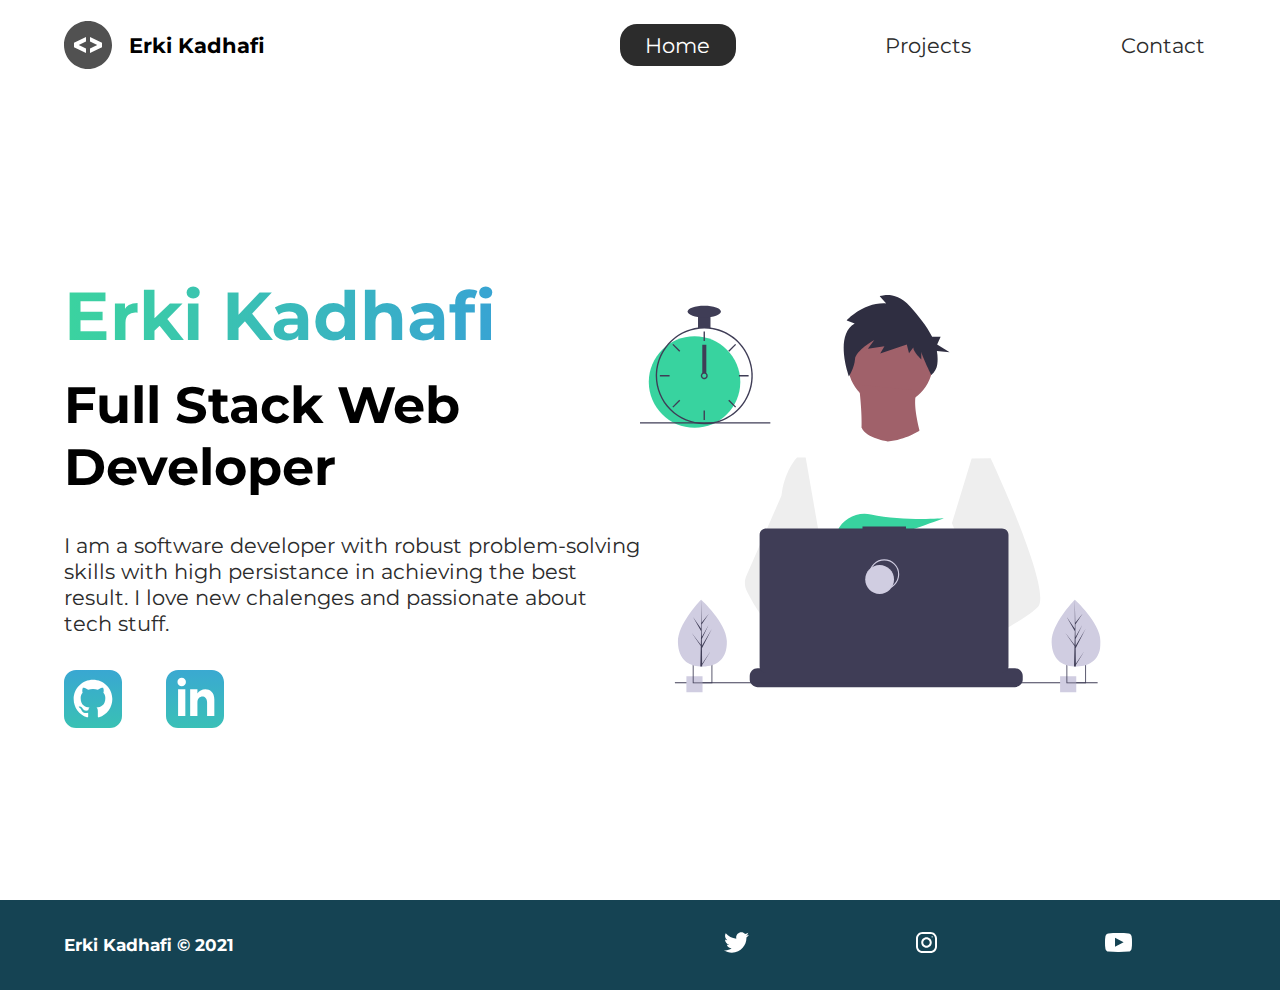
<file: index.html>
<!DOCTYPE html>
<html lang="en">
    <head>
        <meta charset="UTF-8" />
        <meta name="viewport" content="width=device-width, initial-scale=1.0" />
        <meta http-equiv="X-UA-Compatible" content="ie=edge" />
        <meta name="robots" content="index,follow" />
        <link
            href="https://fonts.googleapis.com/css?family=Montserrat:400,500&display=swap"
            rel="stylesheet"
        />
        <link rel="stylesheet" href="./styles/style.css" />
        <title>Erki | Web Developer</title>
    </head>
    <body>
        <header class="main-head">
            <nav>
                <div class="logo">
                    <img src="icons/code.svg" alt="logo" />
                    <h1>Erki Kadhafi</h1>
                </div>
                <ul>
                    <li><a href="/" class="active">Home</a></li>
                    <li><a href="./projects/">Projects</a></li>
                    <li><a href="./contact/">Contact</a></li>
                </ul>
            </nav>
        </header>
        <section class="intro">
            <div class="intro-text">
                <h2>Erki Kadhafi</h2>
                <h3>
                    Full Stack Web <br />
                    Developer
                </h3>
                <p>
                    I am a software developer with robust problem-solving skills
                    with high persistance in achieving the best result. I love
                    new chalenges and passionate about tech stuff.
                </p>
                <div class="intro-social">
                    <a href="https://github.com/ErkiKadhafi/"
                        ><img src="./icons/github.svg" alt="github-social-link"
                    /></a>
                    <a href="https://www.linkedin.com/in/erkikadhafi/"
                        ><img
                            src="./icons/linked-in.svg"
                            alt="linkedin-social-link"
                    /></a>
                </div>
            </div>
            <div class="intro-images">
                <svg
                    width="799"
                    height="690"
                    viewBox="0 0 799 690"
                    fill="none"
                    xmlns="http://www.w3.org/2000/svg"
                >
                    <g
                        id="undraw_dev_productivity_umsq (1) 1"
                        clip-path="url(#clip0)"
                    >
                        <path
                            id="Vector"
                            d="M516.92 624.636C516.92 624.636 512.16 626.266 504.42 628.576C487.31 633.706 455.65 642.216 428.82 643.916C405.72 645.396 386.2 641.836 382.63 626.766C381.1 620.286 383.27 614.956 388 610.576C402.12 597.486 439 592.796 468.25 591.186C476.51 590.736 484.15 590.526 490.51 590.446C501.31 590.306 508.39 590.526 508.39 590.526L508.56 591.186L516.92 624.636Z"
                            fill="#A0616A"
                        />
                        <path
                            id="Vector_2"
                            d="M436.99 672.586C418.61 695.346 342.73 647.666 316.19 629.886C310.41 626.016 306.97 623.566 306.97 623.566L331.25 591.186L338.94 580.936C338.94 580.936 345.82 584.586 355.99 590.526C356.36 590.746 356.73 590.966 357.11 591.186C365.88 596.336 376.89 603.066 388 610.576C403.33 620.946 418.83 632.776 428.82 643.916C438.59 654.806 443.08 665.036 436.99 672.586Z"
                            fill="#A0616A"
                        />
                        <g id="me">
                            <path
                                id="Vector_3"
                                d="M434.672 191.952C475.283 191.607 507.926 158.406 507.582 117.795C507.237 77.1832 474.036 44.5403 433.425 44.8847C392.813 45.2291 360.17 78.4303 360.515 119.042C360.859 159.653 394.06 192.296 434.672 191.952Z"
                                fill="#A0616A"
                            />
                            <path
                                id="Vector_4"
                                d="M379.477 155.65C379.477 155.65 394.216 259.972 373.002 271.875C351.787 283.779 499.929 283.588 499.929 283.588C499.929 283.588 466.124 193.284 480.809 165.449L379.477 155.65Z"
                                fill="#A0616A"
                            />
                            <path
                                id="Vector_5"
                                d="M608.101 283.199L596.257 339.402L571.214 458.308L570.49 464.815L562.138 540.138L556.582 590.177L552.857 623.79C528.584 636.526 510.988 645.326 510.988 645.326C510.988 645.326 509.404 637.719 506.871 627.99C489.805 633.265 458.218 642.043 431.404 643.97C441.266 654.777 445.842 664.969 439.817 672.57C421.63 695.485 345.349 648.45 318.659 630.896C318.077 635.158 317.879 639.464 318.068 643.762L297.626 628.314L299.331 592.359L302.206 531.522L305.819 455.229C304.448 451.975 303.294 448.634 302.364 445.228C295.956 423.161 288.032 379.057 281.928 342.067C277.016 312.298 273.302 287.138 272.517 281.785C272.411 281.086 272.358 280.726 272.358 280.726L384.363 230.094C392.509 248.556 429.865 253.809 429.865 253.809C460.756 251.417 484.847 234.913 484.847 234.913L608.101 283.199Z"
                                fill="white"
                            />
                            <path
                                id="Vector_6"
                                d="M372.285 49.3811L358.49 43.9934C358.49 43.9934 386.969 12.1 426.99 14.513L415.635 2.22366C415.635 2.22366 443.04 -9.01799 468.283 19.6674C481.553 34.7467 496.908 52.4737 506.557 72.5077L521.281 72.3829L515.251 85.9663L536.874 99.3152L514.777 97.0719C516.155 104.471 516.421 112.034 515.566 119.511C514.683 126.991 510.928 133.835 505.094 138.598V138.598C505.094 138.598 487.743 103.449 487.696 97.9443L487.813 111.705C487.813 111.705 473.959 99.4371 473.889 91.1807L466.471 100.877L462.593 85.7717L416.475 101.301L423.87 88.8526L395.157 93.2246L406.278 77.9923C406.278 77.9923 373.932 96.1568 372.811 111.304C371.689 126.452 362.299 140.875 362.299 140.875C362.299 140.875 336.213 70.3294 372.285 49.3811Z"
                                fill="#2F2E41"
                            />
                            <path
                                id="Vector_7"
                                d="M690.215 540.422C682.794 548.605 664.338 560.992 641.951 574.422C633.623 579.413 624.757 584.559 615.71 589.676C594.122 601.889 571.514 614.001 552.857 623.79C528.584 636.526 510.988 645.326 510.988 645.326C510.988 645.326 509.403 637.719 506.871 627.99C503.48 614.968 498.397 598.141 493.184 590.715C493.002 590.456 492.82 590.218 492.638 589.979C491.121 588.022 489.601 586.885 488.112 586.897L562.138 540.138L594.127 519.926L570.489 464.814L540.842 395.683L557.908 339.727L575.062 283.479L608.101 283.199C608.101 283.199 619.243 306.985 633.514 340.166C635.647 345.128 637.851 350.299 640.096 355.64C669.469 425.394 706.176 522.836 690.215 540.422Z"
                                fill="#EEEEEE"
                            />
                            <path
                                id="Vector_8"
                                d="M358.123 591.2C355.41 591.212 352.702 591.456 350.029 591.928C327.074 596.073 320.47 616.94 318.659 630.896C318.077 635.158 317.879 639.464 318.068 643.761L297.626 628.314L290.178 622.687C272.316 616.628 256.353 605.733 242.483 592.84C230.449 581.456 219.634 568.849 210.213 555.223C200.831 541.793 192.448 527.692 185.134 513.034C183.094 508.943 181.977 504.454 181.864 499.884C181.751 495.314 182.644 490.775 184.48 486.588L209.154 430.327L245.218 348.098C245.471 346.146 245.752 344.237 246.059 342.371C252.995 300.511 272.367 281.786 272.367 281.786L287.286 281.659L297.778 341.932L310.813 416.815L302.364 445.227L282.839 510.845L302.205 531.522L358.123 591.2Z"
                                fill="#EEEEEE"
                            />
                        </g>
                        <path
                            id="Vector_9"
                            d="M372.877 415.806L385.631 430.686C390.37 429.783 395.319 428.721 400.416 427.529L396.752 415.806L405.71 426.256C459.707 412.975 526.637 387.155 526.637 387.155C526.637 387.155 454.379 392.453 400.428 380.666C376.558 375.451 351.998 387.284 342.202 409.668C336.508 422.679 337.403 433.951 357.596 433.951C364.419 433.835 371.223 433.195 377.949 432.037L372.877 415.806Z"
                            fill="#38D39F"
                        />
                        <path
                            id="Vector_10"
                            d="M663.65 660.386V666.456C663.654 668.122 663.345 669.774 662.74 671.326C662.472 672.018 662.147 672.687 661.77 673.326C660.578 675.326 658.887 676.983 656.862 678.133C654.838 679.283 652.549 679.887 650.22 679.886H203.67C201.342 679.887 199.053 679.283 197.028 678.133C195.003 676.983 193.312 675.326 192.12 673.326C191.743 672.687 191.419 672.018 191.15 671.326C190.546 669.774 190.237 668.122 190.24 666.456V660.386C190.24 658.622 190.587 656.876 191.262 655.246C191.936 653.616 192.926 652.136 194.173 650.888C195.42 649.641 196.901 648.652 198.53 647.977C200.16 647.302 201.906 646.955 203.67 646.956H229.41V644.126C229.41 644.052 229.425 643.979 229.453 643.911C229.481 643.843 229.522 643.782 229.574 643.73C229.626 643.678 229.688 643.636 229.756 643.608C229.824 643.58 229.897 643.566 229.97 643.566H243.4C243.474 643.566 243.547 643.58 243.615 643.608C243.683 643.636 243.745 643.678 243.797 643.73C243.849 643.782 243.89 643.843 243.918 643.911C243.946 643.979 243.96 644.052 243.96 644.126V646.956H252.35V644.126C252.35 644.052 252.365 643.979 252.393 643.911C252.421 643.843 252.462 643.782 252.514 643.73C252.566 643.678 252.628 643.636 252.696 643.608C252.764 643.58 252.837 643.566 252.91 643.566H266.34C266.414 643.566 266.487 643.58 266.555 643.608C266.623 643.636 266.684 643.678 266.736 643.73C266.789 643.782 266.83 643.843 266.858 643.911C266.886 643.979 266.9 644.052 266.9 644.126V646.956H275.3V644.126C275.3 644.052 275.315 643.979 275.343 643.911C275.371 643.843 275.412 643.782 275.464 643.73C275.516 643.678 275.578 643.636 275.646 643.608C275.714 643.58 275.787 643.566 275.86 643.566H289.29C289.364 643.566 289.437 643.58 289.505 643.608C289.573 643.636 289.634 643.678 289.686 643.73C289.739 643.782 289.78 643.843 289.808 643.911C289.836 643.979 289.85 644.052 289.85 644.126V646.956H298.24V644.126C298.24 644.052 298.255 643.979 298.283 643.911C298.311 643.843 298.352 643.782 298.404 643.73C298.456 643.678 298.518 643.636 298.586 643.608C298.654 643.58 298.727 643.566 298.8 643.566H312.23C312.304 643.566 312.377 643.58 312.445 643.608C312.513 643.636 312.574 643.678 312.626 643.73C312.678 643.782 312.72 643.843 312.748 643.911C312.776 643.979 312.79 644.052 312.79 644.126V646.956H321.18V644.126C321.18 644.052 321.194 643.979 321.223 643.911C321.251 643.843 321.292 643.782 321.344 643.73C321.396 643.678 321.458 643.636 321.526 643.608C321.594 643.58 321.667 643.566 321.74 643.566H335.17C335.244 643.566 335.317 643.58 335.385 643.608C335.453 643.636 335.514 643.678 335.566 643.73C335.618 643.782 335.66 643.843 335.688 643.911C335.716 643.979 335.73 644.052 335.73 644.126V646.956H344.13V644.126C344.13 644.052 344.145 643.979 344.173 643.911C344.201 643.843 344.242 643.782 344.294 643.73C344.346 643.678 344.408 643.636 344.476 643.608C344.544 643.58 344.617 643.566 344.69 643.566H358.12C358.194 643.566 358.267 643.58 358.335 643.608C358.403 643.636 358.464 643.678 358.516 643.73C358.569 643.782 358.61 643.843 358.638 643.911C358.666 643.979 358.68 644.052 358.68 644.126V646.956H367.07V644.126C367.07 644.052 367.085 643.979 367.113 643.911C367.141 643.843 367.182 643.782 367.234 643.73C367.286 643.678 367.348 643.636 367.416 643.608C367.484 643.58 367.557 643.566 367.63 643.566H472.83C472.904 643.566 472.977 643.58 473.045 643.608C473.113 643.636 473.174 643.678 473.227 643.73C473.279 643.782 473.32 643.843 473.348 643.911C473.376 643.979 473.39 644.052 473.39 644.126V646.956H481.79V644.126C481.79 644.052 481.804 643.979 481.833 643.911C481.861 643.843 481.902 643.782 481.954 643.73C482.006 643.678 482.068 643.636 482.136 643.608C482.204 643.58 482.277 643.566 482.35 643.566H495.78C495.928 643.567 496.07 643.627 496.175 643.732C496.279 643.836 496.339 643.978 496.34 644.126V646.956H504.73V644.126C504.73 644.052 504.745 643.979 504.773 643.911C504.801 643.843 504.842 643.782 504.894 643.73C504.946 643.678 505.008 643.636 505.076 643.608C505.144 643.58 505.217 643.566 505.29 643.566H518.72C518.794 643.566 518.867 643.58 518.935 643.608C519.003 643.636 519.065 643.678 519.117 643.73C519.169 643.782 519.21 643.843 519.238 643.911C519.266 643.979 519.28 644.052 519.28 644.126V646.956H527.67V644.126C527.67 644.052 527.685 643.979 527.713 643.911C527.741 643.843 527.782 643.782 527.834 643.73C527.886 643.678 527.948 643.636 528.016 643.608C528.084 643.58 528.157 643.566 528.23 643.566H541.66C541.734 643.566 541.807 643.58 541.875 643.608C541.943 643.636 542.005 643.678 542.057 643.73C542.109 643.782 542.15 643.843 542.178 643.911C542.206 643.979 542.22 644.052 542.22 644.126V646.956H550.62V644.126C550.62 644.052 550.635 643.979 550.663 643.911C550.691 643.843 550.732 643.782 550.784 643.73C550.836 643.678 550.898 643.636 550.966 643.608C551.034 643.58 551.107 643.566 551.18 643.566H564.61C564.757 643.568 564.898 643.628 565.001 643.733C565.104 643.837 565.161 643.979 565.16 644.126V646.956H573.56V644.126C573.56 644.052 573.575 643.979 573.603 643.911C573.631 643.843 573.672 643.782 573.724 643.73C573.776 643.678 573.838 643.636 573.906 643.608C573.974 643.58 574.047 643.566 574.12 643.566H587.55C587.624 643.566 587.697 643.58 587.765 643.608C587.833 643.636 587.895 643.678 587.947 643.73C587.999 643.782 588.04 643.843 588.068 643.911C588.096 643.979 588.11 644.052 588.11 644.126V646.956H596.5V644.126C596.5 644.052 596.515 643.979 596.543 643.911C596.571 643.843 596.612 643.782 596.664 643.73C596.716 643.678 596.778 643.636 596.846 643.608C596.914 643.58 596.987 643.566 597.06 643.566H610.49C610.564 643.566 610.637 643.58 610.705 643.608C610.773 643.636 610.835 643.678 610.887 643.73C610.939 643.782 610.98 643.843 611.008 643.911C611.036 643.979 611.05 644.052 611.05 644.126V646.956H650.22C651.984 646.955 653.731 647.302 655.36 647.977C656.99 648.652 658.471 649.641 659.718 650.888C660.965 652.136 661.954 653.616 662.629 655.246C663.304 656.876 663.651 658.622 663.65 660.386Z"
                            fill="#3F3D56"
                        />
                        <path
                            id="Vector_11"
                            d="M793.5 671.326H60.5V673.326H793.5V671.326Z"
                            fill="#3F3D56"
                        />
                        <path
                            id="Vector_12"
                            d="M627.694 404.757H461.251V401.326H385.78V404.757H218.651C215.665 404.757 212.801 405.943 210.69 408.054C208.578 410.166 207.392 413.029 207.392 416.015V643.927C207.392 646.913 208.578 649.776 210.69 651.888C212.801 653.999 215.665 655.185 218.651 655.185H627.694C630.68 655.185 633.544 653.999 635.655 651.888C637.767 649.776 638.953 646.913 638.953 643.927V416.015C638.953 414.537 638.662 413.073 638.096 411.707C637.53 410.341 636.701 409.1 635.655 408.054C634.61 407.009 633.369 406.18 632.003 405.614C630.637 405.048 629.173 404.757 627.694 404.757Z"
                            fill="#3F3D56"
                        />
                        <path
                            id="Vector_13"
                            d="M423.5 509.326C437.307 509.326 448.5 498.133 448.5 484.326C448.5 470.519 437.307 459.326 423.5 459.326C409.693 459.326 398.5 470.519 398.5 484.326C398.5 498.133 409.693 509.326 423.5 509.326Z"
                            stroke="#D0CDE1"
                            stroke-width="2"
                            stroke-miterlimit="10"
                        />
                        <path
                            id="Vector_14"
                            d="M415.5 518.326C429.307 518.326 440.5 507.133 440.5 493.326C440.5 479.519 429.307 468.326 415.5 468.326C401.693 468.326 390.5 479.519 390.5 493.326C390.5 507.133 401.693 518.326 415.5 518.326Z"
                            fill="#D0CDE1"
                        />
                        <path
                            id="Vector_15"
                            d="M108.446 661.223H80.4463V689.223H108.446V661.223Z"
                            fill="#D0CDE1"
                        />
                        <path
                            id="Vector_16"
                            d="M91.4502 639.223V673.223H125.45V639.223H91.4502ZM123.97 671.743H92.9202V640.703H123.97V671.743Z"
                            fill="#3F3D56"
                        />
                        <path
                            id="Vector_17"
                            d="M756.446 661.223H728.446V689.223H756.446V661.223Z"
                            fill="#D0CDE1"
                        />
                        <path
                            id="Vector_18"
                            d="M739.45 639.223V673.223H773.45V639.223H739.45ZM771.97 671.743H740.92V640.703H771.97V671.743Z"
                            fill="#3F3D56"
                        />
                        <path
                            id="Vector_19"
                            d="M94.5802 230.113C138.399 230.113 173.921 194.592 173.921 150.773C173.921 106.955 138.399 71.4326 94.5802 71.4326C50.7617 71.4326 15.2397 106.955 15.2397 150.773C15.2397 194.592 50.7617 230.113 94.5802 230.113Z"
                            fill="#38D39F"
                        />
                        <path
                            id="Vector_20"
                            d="M122.229 56.4899C115.045 55.5763 107.774 55.5763 100.59 56.4899C84.586 58.5913 69.5203 65.2398 57.181 75.6465C44.8417 86.0532 35.7467 99.7813 30.9754 115.202C28.8053 122.229 27.5764 129.514 27.3208 136.864C27.2848 137.886 27.2607 138.92 27.2607 139.954C27.283 162.264 36.1559 183.655 51.932 199.431C67.7082 215.207 89.0989 224.08 111.41 224.103C113.201 224.103 114.992 224.042 116.759 223.934C120.907 223.674 125.03 223.103 129.093 222.227C148.495 218.055 165.798 207.161 177.947 191.468C190.095 175.776 196.308 156.295 195.487 136.467C194.665 116.638 186.863 97.738 173.459 83.1039C160.054 68.4698 141.909 59.0435 122.229 56.4899H122.229ZM137.748 217.347H137.736C130.959 219.659 123.905 221.062 116.759 221.518C114.992 221.638 113.201 221.698 111.41 221.698C89.7377 221.672 68.961 213.051 53.6367 197.727C38.3123 182.402 29.6914 161.626 29.6649 139.954C29.6649 138.92 29.689 137.886 29.725 136.864C30.5514 115.744 39.5156 95.7617 54.7411 81.1008C69.9666 66.44 90.273 58.237 111.41 58.2089C130.776 58.21 149.513 65.0865 164.283 77.6131C179.052 90.1398 188.895 107.503 192.057 126.61C195.219 145.716 191.496 165.325 181.55 181.942C171.604 198.559 156.081 211.106 137.748 217.347H137.748Z"
                            fill="#3F3D56"
                        />
                        <path
                            id="Vector_21"
                            d="M112.612 63.0176H110.208V79.8474H112.612V63.0176Z"
                            fill="#3F3D56"
                        />
                        <path
                            id="Vector_22"
                            d="M57.8578 84.7018L56.1577 86.4019L68.0582 98.3023L69.7582 96.6022L57.8578 84.7018Z"
                            fill="#3F3D56"
                        />
                        <path
                            id="Vector_23"
                            d="M34.4736 138.751V141.156H51.3034V138.751H34.4736Z"
                            fill="#3F3D56"
                        />
                        <path
                            id="Vector_24"
                            d="M56.1578 193.506L57.8579 195.206L69.7584 183.306L68.0583 181.606L56.1578 193.506Z"
                            fill="#3F3D56"
                        />
                        <path
                            id="Vector_25"
                            d="M153.062 96.6022L154.762 98.3022L166.662 86.4018L164.962 84.7017L153.062 96.6022Z"
                            fill="#3F3D56"
                        />
                        <path
                            id="Vector_26"
                            d="M171.516 138.751V141.156H188.346V138.751H171.516Z"
                            fill="#3F3D56"
                        />
                        <path
                            id="Vector_27"
                            d="M154.762 181.605L153.062 183.305L164.962 195.206L166.662 193.506L154.762 181.605Z"
                            fill="#3F3D56"
                        />
                        <path
                            id="Vector_28"
                            d="M112.612 200.06H110.208V216.89H112.612V200.06Z"
                            fill="#3F3D56"
                        />
                        <path
                            id="Vector_29"
                            d="M115.016 135.145C113.976 134.365 112.711 133.943 111.41 133.943C110.11 133.943 108.844 134.365 107.804 135.145C107.091 135.686 106.505 136.375 106.085 137.165C105.552 138.181 105.322 139.329 105.421 140.473C105.52 141.616 105.944 142.707 106.644 143.617C107.343 144.527 108.288 145.218 109.368 145.608C110.447 145.997 111.616 146.07 112.735 145.817C113.855 145.564 114.878 144.996 115.685 144.179C116.492 143.363 117.048 142.333 117.288 141.21C117.528 140.088 117.441 138.92 117.039 137.846C116.636 136.771 115.935 135.834 115.017 135.145H115.016ZM111.41 143.56C110.454 143.557 109.539 143.176 108.863 142.501C108.187 141.825 107.807 140.909 107.804 139.954C107.808 139.224 108.03 138.513 108.441 137.91C108.793 137.4 109.271 136.989 109.828 136.718C110.386 136.446 111.004 136.323 111.623 136.361C112.241 136.398 112.84 136.594 113.361 136.931C113.881 137.267 114.307 137.732 114.595 138.281C114.883 138.83 115.025 139.444 115.007 140.063C114.989 140.683 114.811 141.287 114.491 141.818C114.17 142.349 113.719 142.788 113.179 143.093C112.639 143.398 112.03 143.559 111.41 143.56V143.56Z"
                            fill="#3F3D56"
                        />
                        <path
                            id="Vector_30"
                            d="M122.229 35.3687H100.591V57.007H122.229V35.3687Z"
                            fill="#3F3D56"
                        />
                        <path
                            id="Vector_31"
                            d="M111.41 38.9748C127.344 38.9748 140.261 34.4 140.261 28.7567C140.261 23.1134 127.344 18.5386 111.41 18.5386C95.4757 18.5386 82.5586 23.1134 82.5586 28.7567C82.5586 34.4 95.4757 38.9748 111.41 38.9748Z"
                            fill="#3F3D56"
                        />
                        <path
                            id="clock-arrow"
                            d="M115 86H108V135H115V86Z"
                            fill="#3F3D56"
                        />
                        <path
                            id="Vector_32"
                            d="M226 220.44H0V222.844H226V220.44Z"
                            fill="#3F3D56"
                        />
                        <g id="plant-left">
                            <path
                                id="Vector_33"
                                d="M150.594 599.754C151.527 631.704 132.858 643.413 109.43 644.097C108.886 644.113 108.344 644.123 107.805 644.126C106.719 644.135 105.643 644.117 104.577 644.072C83.3891 643.193 66.6172 631.945 65.7495 602.232C64.8515 571.482 103.018 531.529 105.882 528.574L105.887 528.571C105.996 528.458 106.052 528.402 106.052 528.402C106.052 528.402 149.661 567.807 150.594 599.754Z"
                                fill="#D0CDE1"
                            />
                            <path
                                id="Vector_34"
                                d="M107.744 639.255L122.626 617.124L107.774 641.636L107.805 644.126C106.719 644.135 105.643 644.117 104.577 644.072L105.315 612.06L105.295 611.813L105.322 611.766L105.393 608.741L89.0952 585.078L105.374 606.477L105.432 607.116L105.989 582.93L91.9122 558.397L106.029 578.681L105.882 528.574L105.882 528.407L105.887 528.571L106.821 568.062L119.651 552.021L106.863 571.464L107.143 593.098L118.949 571.984L107.187 596.279L107.343 608.308L124.512 578.897L107.395 612.505L107.744 639.255Z"
                                fill="#3F3D56"
                            />
                        </g>
                        <g id="plant-right">
                            <path
                                id="Vector_35"
                                d="M798.594 599.754C799.527 631.704 780.858 643.413 757.43 644.097C756.886 644.113 756.344 644.123 755.805 644.126C754.719 644.135 753.643 644.117 752.577 644.072C731.389 643.193 714.617 631.945 713.749 602.232C712.851 571.482 751.018 531.529 753.882 528.574L753.887 528.571C753.996 528.458 754.052 528.402 754.052 528.402C754.052 528.402 797.661 567.807 798.594 599.754Z"
                                fill="#D0CDE1"
                            />
                            <path
                                id="Vector_36"
                                d="M755.744 639.255L770.626 617.124L755.774 641.636L755.805 644.126C754.719 644.135 753.643 644.117 752.577 644.072L753.315 612.06L753.295 611.813L753.323 611.766L753.393 608.741L737.095 585.078L753.374 606.477L753.432 607.116L753.989 582.93L739.912 558.397L754.029 578.681L753.882 528.574L753.882 528.407L753.887 528.571L754.821 568.062L767.651 552.021L754.864 571.464L755.143 593.098L766.949 571.984L755.187 596.279L755.343 608.308L772.512 578.897L755.395 612.505L755.744 639.255Z"
                                fill="#3F3D56"
                            />
                        </g>
                    </g>
                    <defs>
                        <clipPath id="clip0">
                            <rect
                                width="798.627"
                                height="689.223"
                                fill="white"
                            />
                        </clipPath>
                    </defs>
                </svg>
                <img src="./img/splash.svg" alt="" class="splash" />
            </div>
        </section>
    </body>
    <footer>
        <h4>Erki Kadhafi &copy; 2021</h4>
        <ul>
            <li>
                <a href="#"
                    ><img src="/icons/twitter 1.svg" alt="twitter-social"
                /></a>
            </li>
            <li>
                <a href="#"
                    ><img src="/icons/instagram 1.svg" alt="instagram-social"
                /></a>
            </li>
            <li>
                <a href="#"
                    ><img
                        src="/icons/youtube-symbol 1.svg"
                        alt="youtube-social"
                /></a>
            </li>
        </ul>
    </footer>
</html>
</file>
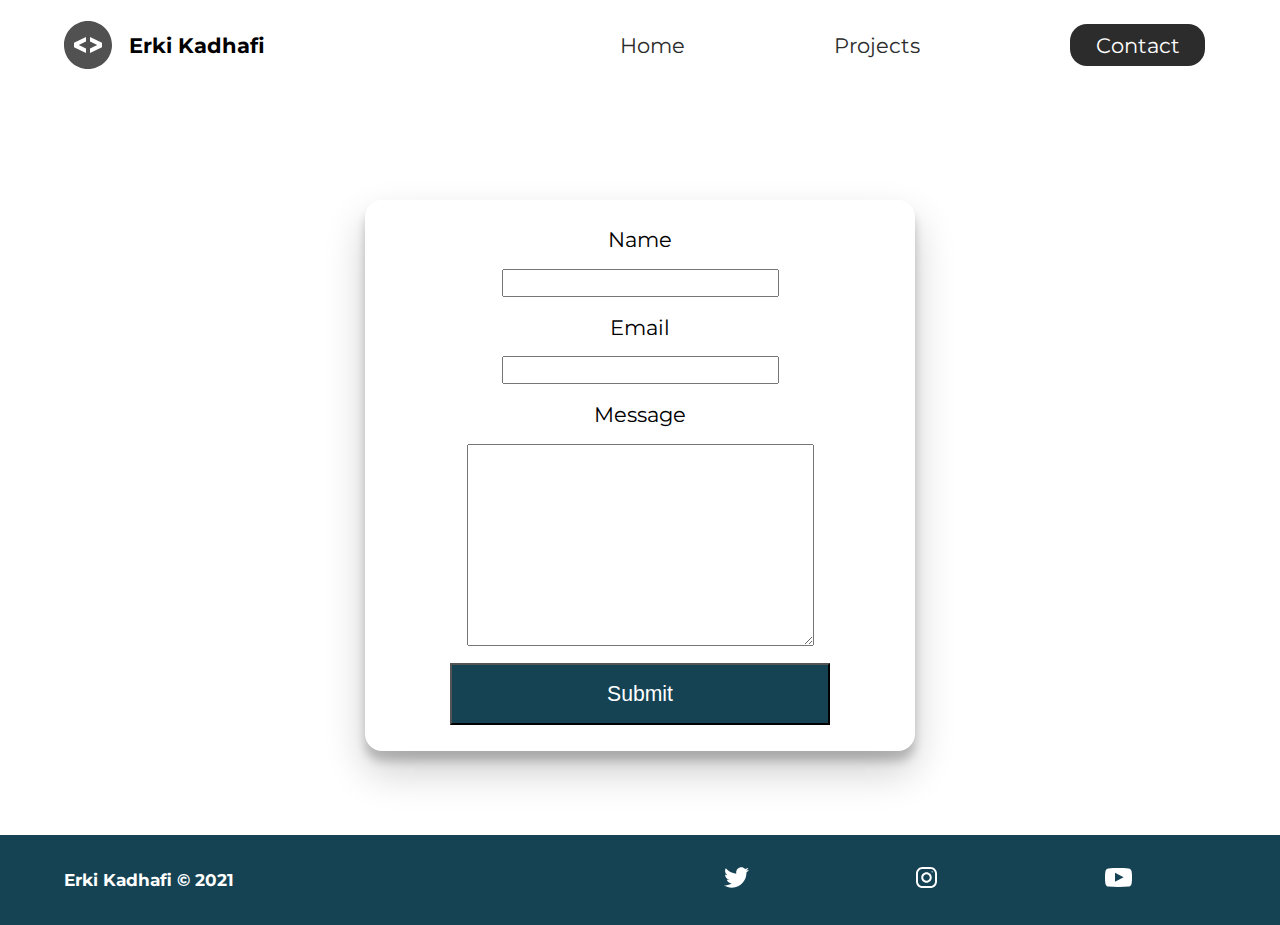
<file: contact/index.html>
<!DOCTYPE html>
<html lang="en">
    <head>
        <meta charset="UTF-8" />
        <meta name="viewport" content="width=device-width, initial-scale=1.0" />
        <meta http-equiv="X-UA-Compatible" content="ie=edge" />
        <meta name="robots" content="index,follow" />
        <link
            href="https://fonts.googleapis.com/css?family=Montserrat:400,500&display=swap"
            rel="stylesheet"
        />
        <link rel="stylesheet" href="../styles/style.css" />
        <title>Dev Ed | Web Developer</title>
    </head>
    <body>
        <header class="main-head">
            <nav>
                <div class="logo">
                    <img src="../icons/code.svg" alt="logo" />
                    <h1>Erki Kadhafi</h1>
                </div>
                <ul>
                    <li><a href="../index.html">Home</a></li>
                    <li><a href="../projects/">Projects</a></li>
                    <li><a class="active" href="./index.html">Contact</a></li>
                </ul>
            </nav>
        </header>
        <section class="form-section">
            <form>
                <label for="name">Name</label>
                <input type="text" name="name" id="name" required />
                <label for="email">Email</label>
                <input type="email" name="email" id="email" required />
                <label for="message">Message</label>
                <textarea
                    name="message"
                    id="message"
                    cols="30"
                    rows="10"
                ></textarea>
                <button type="submit">Submit</button>
            </form>
        </section>
        <footer>
            <h4>Erki Kadhafi &copy; 2021</h4>
            <ul>
                <li>
                    <a href="#"
                        ><img src="/icons/twitter 1.svg" alt="twitter-social"
                    /></a>
                </li>
                <li>
                    <a href="#"
                        ><img
                            src="/icons/instagram 1.svg"
                            alt="instagram-social"
                    /></a>
                </li>
                <li>
                    <a href="#"
                        ><img
                            src="/icons/youtube-symbol 1.svg"
                            alt="youtube-social"
                    /></a>
                </li>
            </ul>
        </footer>
    </body>
</html>
</file>
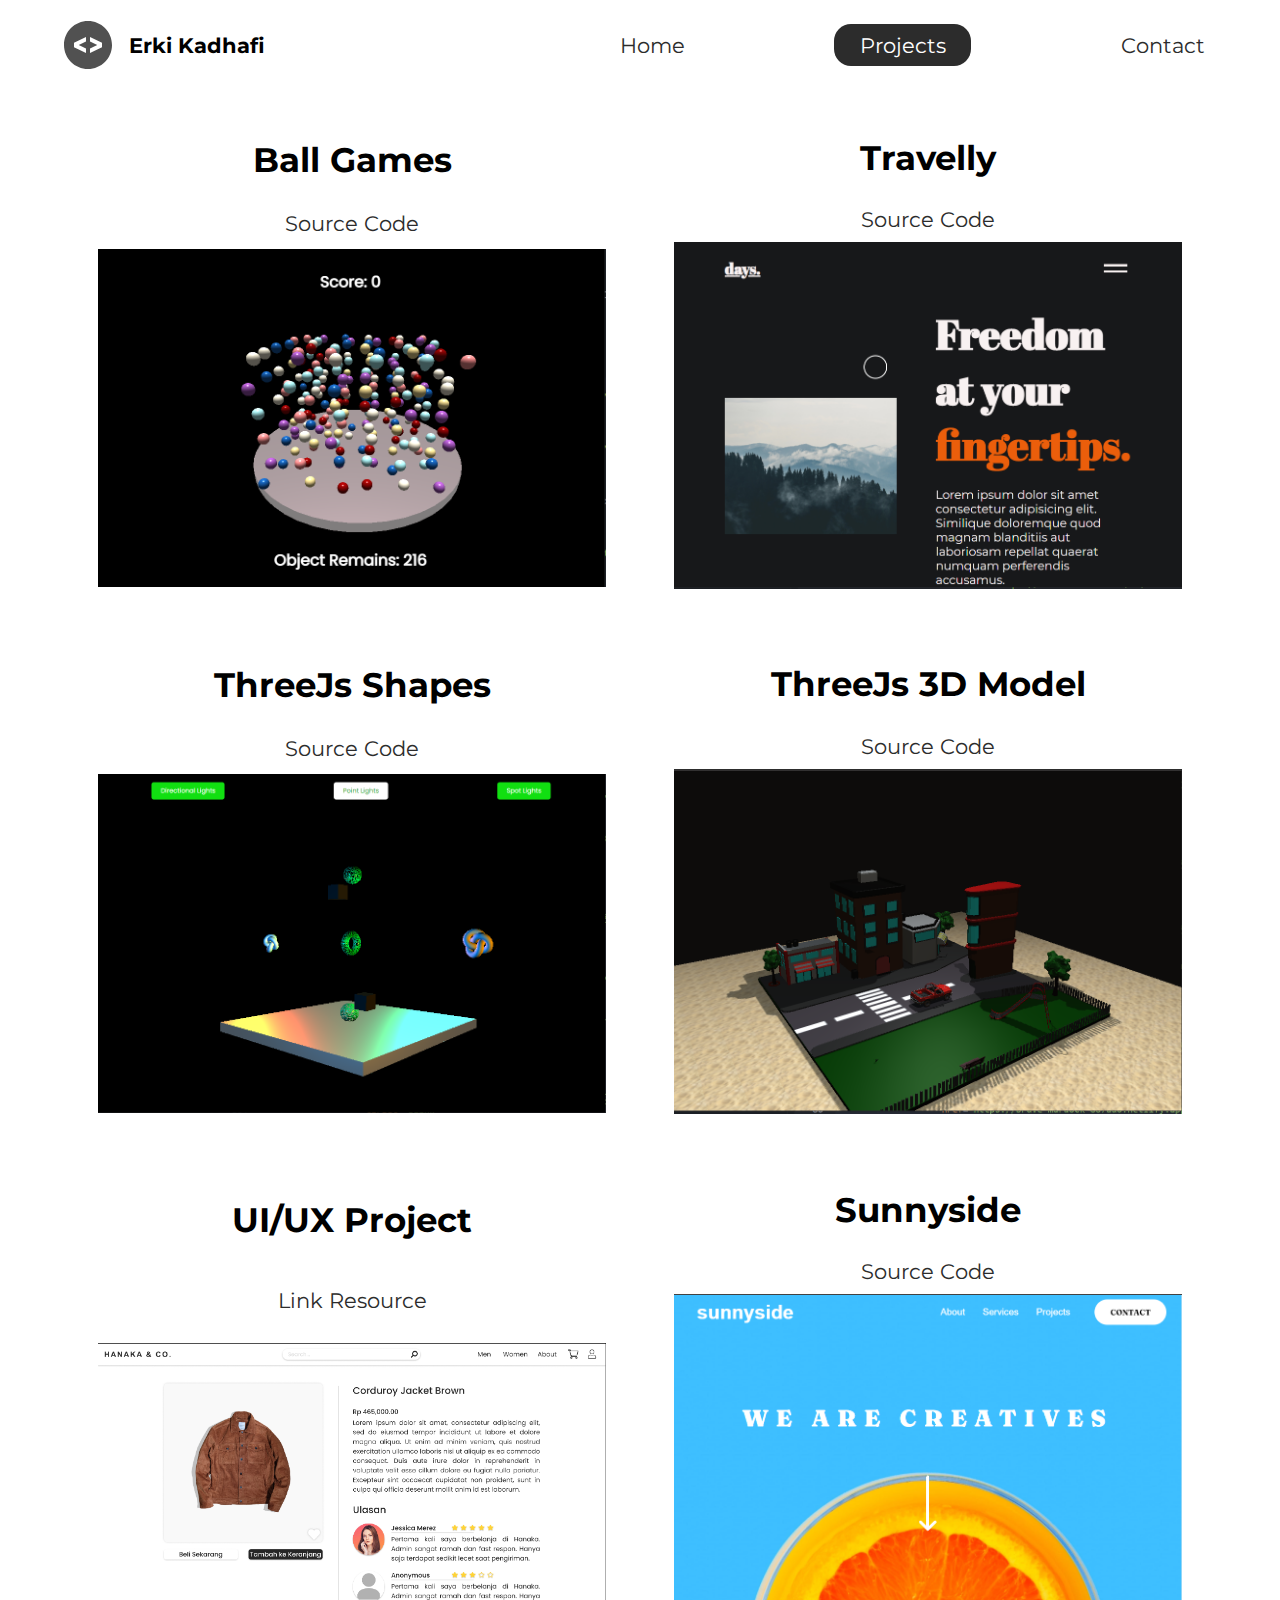
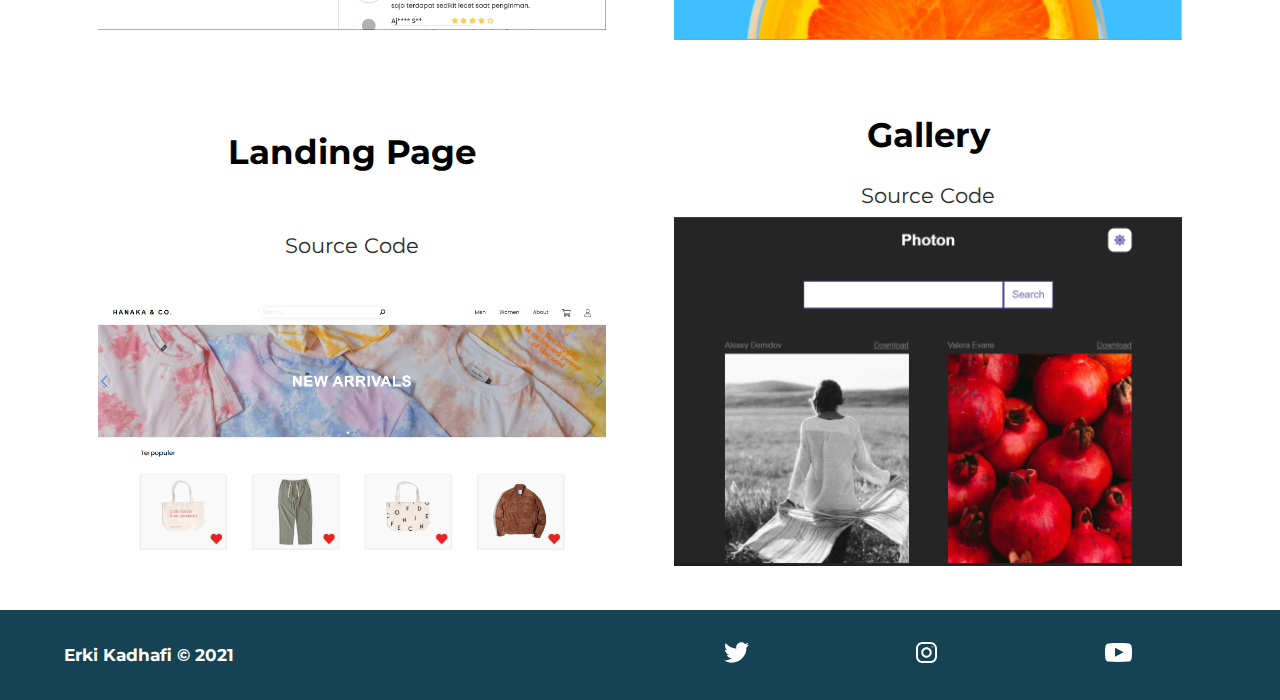
<file: projects/index.html>
<!DOCTYPE html>
<html lang="en">
    <head>
        <meta charset="UTF-8" />
        <meta name="viewport" content="width=device-width, initial-scale=1.0" />
        <meta http-equiv="X-UA-Compatible" content="ie=edge" />
        <meta name="robots" content="index,follow" />
        <link
            href="https://fonts.googleapis.com/css?family=Montserrat:400,500&display=swap"
            rel="stylesheet"
        />
        <link rel="stylesheet" href="../styles/style.css" />
        <title>Erki | Web Developer</title>
    </head>
    <body>
        <header class="main-head">
            <nav>
                <div class="logo">
                    <img src="../icons/code.svg" alt="logo" />
                    <h1>Erki Kadhafi</h1>
                </div>
                <ul>
                    <li><a href="../index.html">Home</a></li>
                    <li><a class="active" href="./index.html">Projects</a></li>
                    <li><a href="../contact/">Contact</a></li>
                </ul>
            </nav>
        </header>
        <section class="projects">
            <div class="card test">
                <h2>Ball Games</h2>
                <a
                    href="https://github.com/ErkiKadhafi/threejs-bola-jesi"
                    target="blank"
                    >Source Code</a
                >
                <a
                    href="https://nervous-swartz-788e7c.netlify.app/"
                    target="blank"
                >
                    <img src="../img/ball_games.png" alt="elena-project" />
                </a>
            </div>
            <div class="card test">
                <h2>Travelly</h2>
                <a
                    href="https://github.com/ErkiKadhafi/travel-website"
                    target="blank"
                    >Source Code</a
                >
                <a
                    href="https://vibrant-benz-ce2179.netlify.app/"
                    target="blank"
                >
                    <img src="../img/travelly.png" alt="elena-project" />
                </a>
            </div>
            <div class="card test">
                <h2>ThreeJs Shapes</h2>
                <a
                    href="https://github.com/ErkiKadhafi/tugas-grafkom/tree/main/tugas-2-mencoba-threejs"
                    target="blank"
                    >Source Code</a
                >
                <a
                    href="https://romantic-easley-064216.netlify.app/"
                    target="blank"
                >
                    <img src="../img/threejs_shapes.png" alt="elena-project" />
                </a>
            </div>
            <div class="card test">
                <h2>ThreeJs 3D Model</h2>
                <a
                    href="https://github.com/ErkiKadhafi/tugas-grafkom/tree/main/tugas-4-mengelolah-object/shadow-load-fog"
                    target="blank"
                    >Source Code</a
                >
                <a
                    href="https://brave-murdock-887ad0.netlify.app/"
                    target="blank"
                >
                    <img src="../img/threejs_model.png" alt="elena-project" />
                </a>
            </div>
            <div class="card test">
                <h2>UI/UX Project</h2>
                <a
                    href="https://www.figma.com/file/456kW10Iv8LmYdr02K7cOx/Mock-Mock-Up-Up?node-id=0%3A1"
                    target="blank"
                    >Link Resource</a
                >
                <a
                    href="https://www.figma.com/proto/456kW10Iv8LmYdr02K7cOx/Mock-Mock-Up-Up?node-id=44%3A379&starting-point-node-id=44%3A379"
                    target="blank"
                >
                    <img src="../img/ui_ux.png" alt="elena-project" />
                </a>
            </div>
            <div class="card test">
                <h2>Sunnyside</h2>
                <a
                    href="https://github.com/ErkiKadhafi/sunnyside-agency-landing-page-main"
                    target="blank"
                    >Source Code</a
                >
                <a
                    href="https://nifty-kalam-bbf5b6.netlify.app/"
                    target="blank"
                >
                    <img src="../img/sunnyside.png" alt="elena-project" />
                </a>
            </div>
            <div class="card test">
                <h2>Landing Page</h2>
                <a
                    href="https://github.com/ErkiKadhafi/hanaka-landingpage"
                    target="blank"
                    >Source Code</a
                >
                <a
                    href="https://upbeat-boyd-6b2164.netlify.app/"
                    target="blank"
                >
                    <img src="../img/landing-page.png" alt="elena-project" />
                </a>
            </div>
            <div class="card test">
                <h2>Gallery</h2>
                <a
                    href="https://github.com/ErkiKadhafi/photo-gallery"
                    target="blank"
                    >Source Code</a
                >
                <a
                    href="https://awesome-brahmagupta-c725c7.netlify.app/"
                    target="blank"
                >
                    <img src="../img/gallery.png" alt="elena-project" />
                </a>
            </div>
        </section>
        <footer>
            <h4>Erki Kadhafi &copy; 2021</h4>
            <ul>
                <li>
                    <a href="#"
                        ><img src="/icons/twitter 1.svg" alt="twitter-social"
                    /></a>
                </li>
                <li>
                    <a href="#"
                        ><img
                            src="/icons/instagram 1.svg"
                            alt="instagram-social"
                    /></a>
                </li>
                <li>
                    <a href="#"
                        ><img
                            src="/icons/youtube-symbol 1.svg"
                            alt="youtube-social"
                    /></a>
                </li>
            </ul>
        </footer>
    </body>
</html>
</file>
<file: styles/style.css>
/* Global Styles */
* {
  margin: 0;
  padding: 0;
  -webkit-box-sizing: border-box;
  box-sizing: border-box;
}

html {
  font-size: 62.5%;
}

body {
  font-family: "Montserrat", sans-serif;
}

h1 {
  font-size: 2.5rem;
}

li,
button,
label,
input,
a,
p {
  font-size: 2.5rem;
}

h2 {
  font-size: 4rem;
}

h3 {
  font-size: 2.5rem;
}

h4,
h5 {
  font-size: 2rem;
}

ul {
  list-style: none;
}

a {
  text-decoration: none;
  color: #2c2c2c;
}

.main-head {
  width: 95%;
  margin: 0 0 0 auto;
}

nav {
  display: -webkit-box;
  display: -ms-flexbox;
  display: flex;
  -webkit-box-pack: justify;
      -ms-flex-pack: justify;
          justify-content: space-between;
  -webkit-box-align: center;
      -ms-flex-align: center;
          align-items: center;
  -webkit-box-orient: horizontal;
  -webkit-box-direction: normal;
      -ms-flex-direction: row;
          flex-direction: row;
  min-height: 10vh;
  width: 60%;
  -ms-flex-wrap: wrap;
      flex-wrap: wrap;
}

nav .logo {
  display: -webkit-box;
  display: -ms-flexbox;
  display: flex;
  -webkit-box-pack: start;
      -ms-flex-pack: start;
          justify-content: flex-start;
  -webkit-box-align: center;
      -ms-flex-align: center;
          align-items: center;
  -webkit-box-orient: horizontal;
  -webkit-box-direction: normal;
      -ms-flex-direction: row;
          flex-direction: row;
  -webkit-box-flex: 1;
      -ms-flex: 1 1 10rem;
          flex: 1 1 10rem;
}

nav .logo h1 {
  margin: 2rem;
}

nav ul {
  display: -webkit-box;
  display: -ms-flexbox;
  display: flex;
  -ms-flex-pack: distribute;
      justify-content: space-around;
  -webkit-box-align: center;
      -ms-flex-align: center;
          align-items: center;
  -webkit-box-orient: horizontal;
  -webkit-box-direction: normal;
      -ms-flex-direction: row;
          flex-direction: row;
  -webkit-box-flex: 1;
      -ms-flex: 1 1 40rem;
          flex: 1 1 40rem;
}

.intro {
  min-height: 90vh;
  width: 90%;
  margin: auto;
  -ms-flex-wrap: wrap;
      flex-wrap: wrap;
  display: -webkit-box;
  display: -ms-flexbox;
  display: flex;
  -webkit-box-pack: justify;
      -ms-flex-pack: justify;
          justify-content: space-between;
  -webkit-box-align: center;
      -ms-flex-align: center;
          align-items: center;
  -webkit-box-orient: horizontal;
  -webkit-box-direction: normal;
      -ms-flex-direction: row;
          flex-direction: row;
}

.intro h2 {
  font-size: 8rem;
  padding-top: 2rem;
  background: -webkit-gradient(linear, left top, right top, from(#3bd39f), to(#38a4d3));
  background: linear-gradient(left, #3bd39f, #38a4d3);
  background-clip: text;
  -webkit-background-clip: text;
  color: transparent;
  display: inline-block;
}

.intro h3 {
  font-size: 6rem;
  padding: 2rem 0rem;
}

.intro p {
  padding-top: 2rem;
  color: #2c2c2c;
}

.splash {
  position: absolute;
  top: 0%;
  right: 0%;
  height: 100%;
  z-index: -1;
}

.intro-social {
  margin-top: 4rem;
}

.intro-social a {
  margin-right: 5rem;
}

.active {
  background: #2c2c2c;
  color: white;
  padding: 1rem 3rem;
  border-radius: 2rem;
}

.intro-text,
.intro-images {
  -webkit-box-flex: 1;
      -ms-flex: 1 1 40rem;
          flex: 1 1 40rem;
}

#plant-left {
  -webkit-animation: plant 1.5s ease infinite alternate;
          animation: plant 1.5s ease infinite alternate;
}

#plant-right {
  -webkit-animation: plant 1.5s ease infinite alternate 0.5s;
          animation: plant 1.5s ease infinite alternate 0.5s;
}

#me {
  -webkit-animation: me 1s ease infinite alternate;
          animation: me 1s ease infinite alternate;
  -webkit-transform-origin: bottom;
          transform-origin: bottom;
}

#clock-arrow {
  -webkit-animation: clock 1.5s linear infinite;
          animation: clock 1.5s linear infinite;
  transform-box: fill-box;
  -webkit-transform-origin: bottom;
          transform-origin: bottom;
}

@-webkit-keyframes me {
  from {
    -webkit-transform: rotateZ(-5deg);
            transform: rotateZ(-5deg);
  }
  to {
    -webkit-transform: rotateZ(5deg);
            transform: rotateZ(5deg);
  }
}

@keyframes me {
  from {
    -webkit-transform: rotateZ(-5deg);
            transform: rotateZ(-5deg);
  }
  to {
    -webkit-transform: rotateZ(5deg);
            transform: rotateZ(5deg);
  }
}

@-webkit-keyframes plant {
  from {
    -webkit-transform: translateY(0%);
            transform: translateY(0%);
  }
  to {
    -webkit-transform: translateY(-30%);
            transform: translateY(-30%);
  }
}

@keyframes plant {
  from {
    -webkit-transform: translateY(0%);
            transform: translateY(0%);
  }
  to {
    -webkit-transform: translateY(-30%);
            transform: translateY(-30%);
  }
}

@-webkit-keyframes clock {
  from {
    -webkit-transform: rotateZ(0deg);
            transform: rotateZ(0deg);
  }
  to {
    -webkit-transform: rotateZ(360deg);
            transform: rotateZ(360deg);
  }
}

@keyframes clock {
  from {
    -webkit-transform: rotateZ(0deg);
            transform: rotateZ(0deg);
  }
  to {
    -webkit-transform: rotateZ(360deg);
            transform: rotateZ(360deg);
  }
}

.projects {
  width: 90%;
  margin: auto;
  margin-bottom: 2rem;
  min-height: 90vh;
  display: -webkit-box;
  display: -ms-flexbox;
  display: flex;
  -webkit-box-pack: justify;
      -ms-flex-pack: justify;
          justify-content: space-between;
  -webkit-box-align: center;
      -ms-flex-align: center;
          align-items: center;
  -webkit-box-orient: horizontal;
  -webkit-box-direction: normal;
      -ms-flex-direction: row;
          flex-direction: row;
  text-align: center;
  -ms-flex-wrap: wrap;
      flex-wrap: wrap;
}

.projects h2 {
  margin: 5rem 0rem 2rem;
}

.card {
  -webkit-box-flex: 1;
      -ms-flex: 1 1 40rem;
          flex: 1 1 40rem;
  height: 60rem;
  margin-bottom: 2rem;
  display: -webkit-box;
  display: -ms-flexbox;
  display: flex;
  -ms-flex-pack: distribute;
      justify-content: space-around;
  -webkit-box-align: center;
      -ms-flex-align: center;
          align-items: center;
  -webkit-box-orient: vertical;
  -webkit-box-direction: normal;
      -ms-flex-direction: column;
          flex-direction: column;
}

.card img {
  cursor: pointer;
  max-width: 60rem;
}

.form-section {
  min-height: 80vh;
  display: -webkit-box;
  display: -ms-flexbox;
  display: flex;
  -webkit-box-pack: center;
      -ms-flex-pack: center;
          justify-content: center;
  -webkit-box-align: center;
      -ms-flex-align: center;
          align-items: center;
  -webkit-box-orient: horizontal;
  -webkit-box-direction: normal;
      -ms-flex-direction: row;
          flex-direction: row;
  margin-top: 3rem;
}

.form-section form {
  padding: 3rem 10rem;
  -webkit-box-shadow: 0px 10px 10px rgba(0, 0, 0, 0.2), 0px 20px 40px rgba(0, 0, 0, 0.2);
          box-shadow: 0px 10px 10px rgba(0, 0, 0, 0.2), 0px 20px 40px rgba(0, 0, 0, 0.2);
  display: -webkit-box;
  display: -ms-flexbox;
  display: flex;
  -webkit-box-pack: center;
      -ms-flex-pack: center;
          justify-content: center;
  -webkit-box-align: center;
      -ms-flex-align: center;
          align-items: center;
  -webkit-box-orient: vertical;
  -webkit-box-direction: normal;
      -ms-flex-direction: column;
          flex-direction: column;
  border-radius: 2rem;
}

.form-section form input,
.form-section form textarea {
  margin: 2rem;
}

.form-section form input:focus,
.form-section form textarea:focus {
  outline: 2px solid black;
}

.form-section form textarea {
  font-family: "Montserrat", sans-serif;
  font-size: 2rem;
}

.form-section form button {
  width: 100%;
  padding: 2rem;
  background: #154353;
  color: white;
}

.form-section form button:focus {
  background: #33696b;
}

footer {
  background: #154353;
  color: white;
  min-height: 10vh;
  padding: 0% 5%;
  display: -webkit-box;
  display: -ms-flexbox;
  display: flex;
  -webkit-box-pack: start;
      -ms-flex-pack: start;
          justify-content: flex-start;
  -webkit-box-align: center;
      -ms-flex-align: center;
          align-items: center;
  -webkit-box-orient: horizontal;
  -webkit-box-direction: normal;
      -ms-flex-direction: row;
          flex-direction: row;
}

footer ul {
  -webkit-box-flex: 1;
      -ms-flex: 1 1 40rem;
          flex: 1 1 40rem;
  display: -webkit-box;
  display: -ms-flexbox;
  display: flex;
  -ms-flex-pack: distribute;
      justify-content: space-around;
  -webkit-box-align: center;
      -ms-flex-align: center;
          align-items: center;
  -webkit-box-orient: horizontal;
  -webkit-box-direction: normal;
      -ms-flex-direction: row;
          flex-direction: row;
}

footer h4 {
  -webkit-box-flex: 1;
      -ms-flex: 1 1 40rem;
          flex: 1 1 40rem;
}

@media screen and (max-width: 1332px) {
  html {
    font-size: 53%;
  }
  .splash {
    display: none;
  }
  svg {
    width: 80%;
  }
  nav {
    width: 100%;
  }
}

@media screen and (max-width: 754px) {
  html {
    font-size: 42%;
  }
  svg {
    height: 60%;
  }
  .main-head {
    width: 100%;
  }
  nav .logo {
    display: -webkit-box;
    display: -ms-flexbox;
    display: flex;
    -webkit-box-pack: center;
        -ms-flex-pack: center;
            justify-content: center;
    -webkit-box-align: center;
        -ms-flex-align: center;
            align-items: center;
    -webkit-box-orient: vertical;
    -webkit-box-direction: normal;
        -ms-flex-direction: column;
            flex-direction: column;
    -webkit-box-flex: 1;
        -ms-flex: 1 1 20rem;
            flex: 1 1 20rem;
    margin-top: 2rem;
  }
  nav ul {
    -webkit-box-flex: 1;
        -ms-flex: 1 1 60rem;
            flex: 1 1 60rem;
    margin: 2rem 0rem;
  }
  .intro-text {
    margin-top: 5rem;
    text-align: center;
  }
  .intro-images {
    text-align: center;
  }
  .intro-social {
    display: -webkit-box;
    display: -ms-flexbox;
    display: flex;
    -webkit-box-pack: center;
        -ms-flex-pack: center;
            justify-content: center;
    -webkit-box-align: center;
        -ms-flex-align: center;
            align-items: center;
    -webkit-box-orient: horizontal;
    -webkit-box-direction: normal;
        -ms-flex-direction: row;
            flex-direction: row;
  }
  .intro-social a {
    margin: 2rem;
  }
  .card {
    -webkit-box-flex: 1;
        -ms-flex: 1 1 50rem;
            flex: 1 1 50rem;
    margin-bottom: 20rem;
  }
  .card img {
    width: 100%;
    height: 100%;
  }
  form {
    padding: 0rem;
    width: 100%;
  }
}
/*# sourceMappingURL=style.css.map */
</file>
